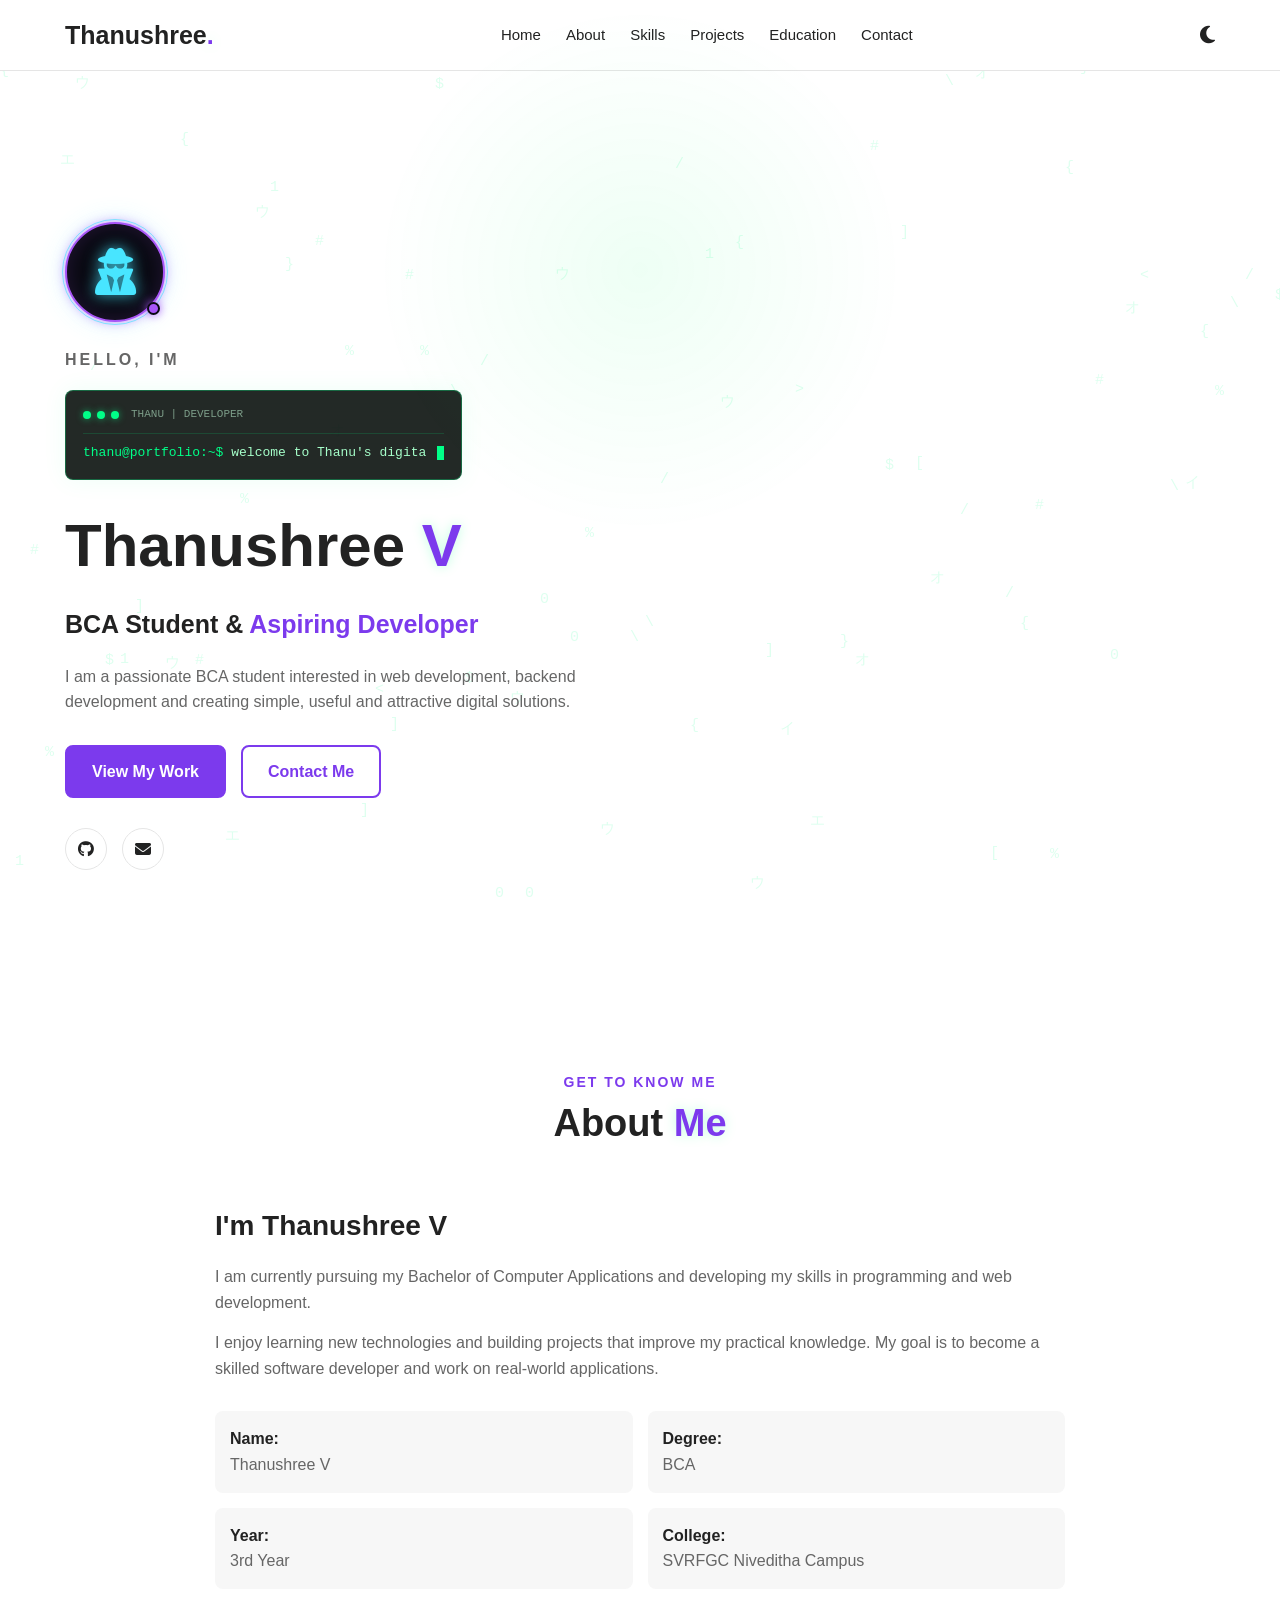
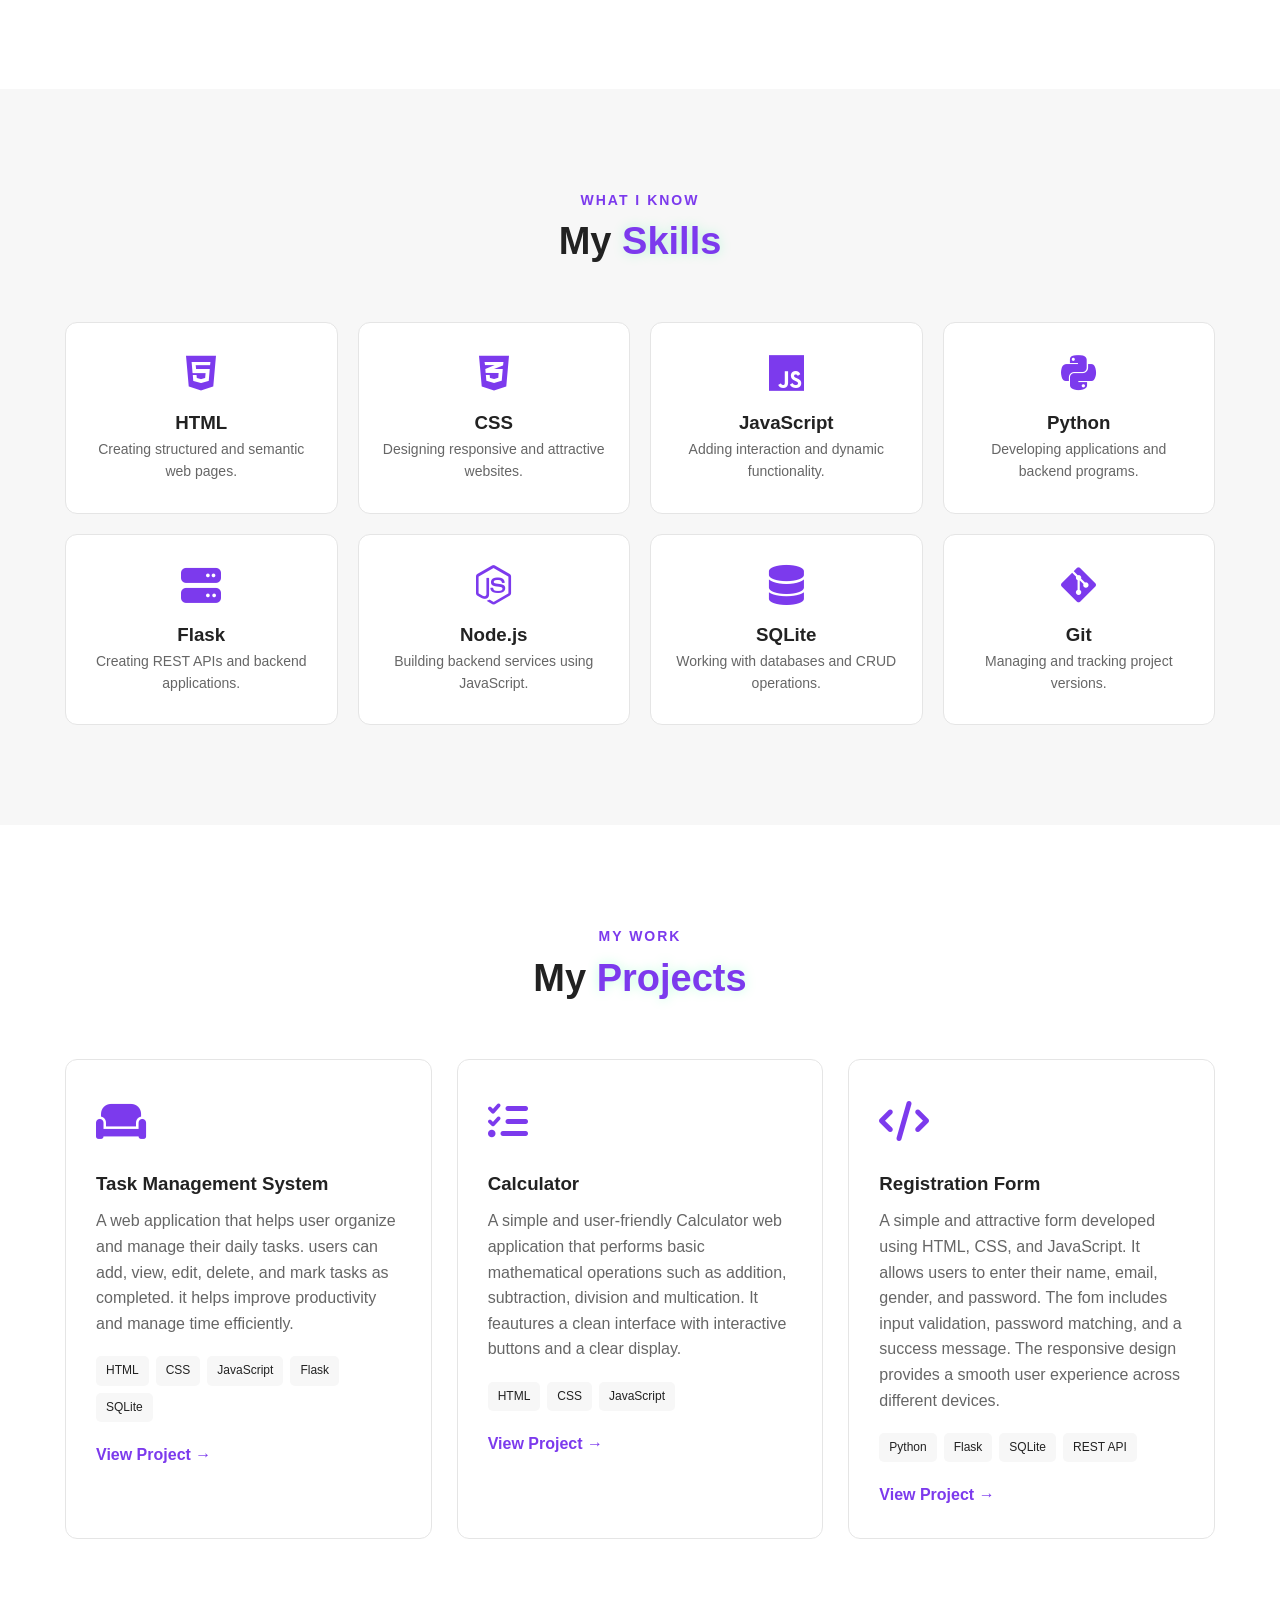
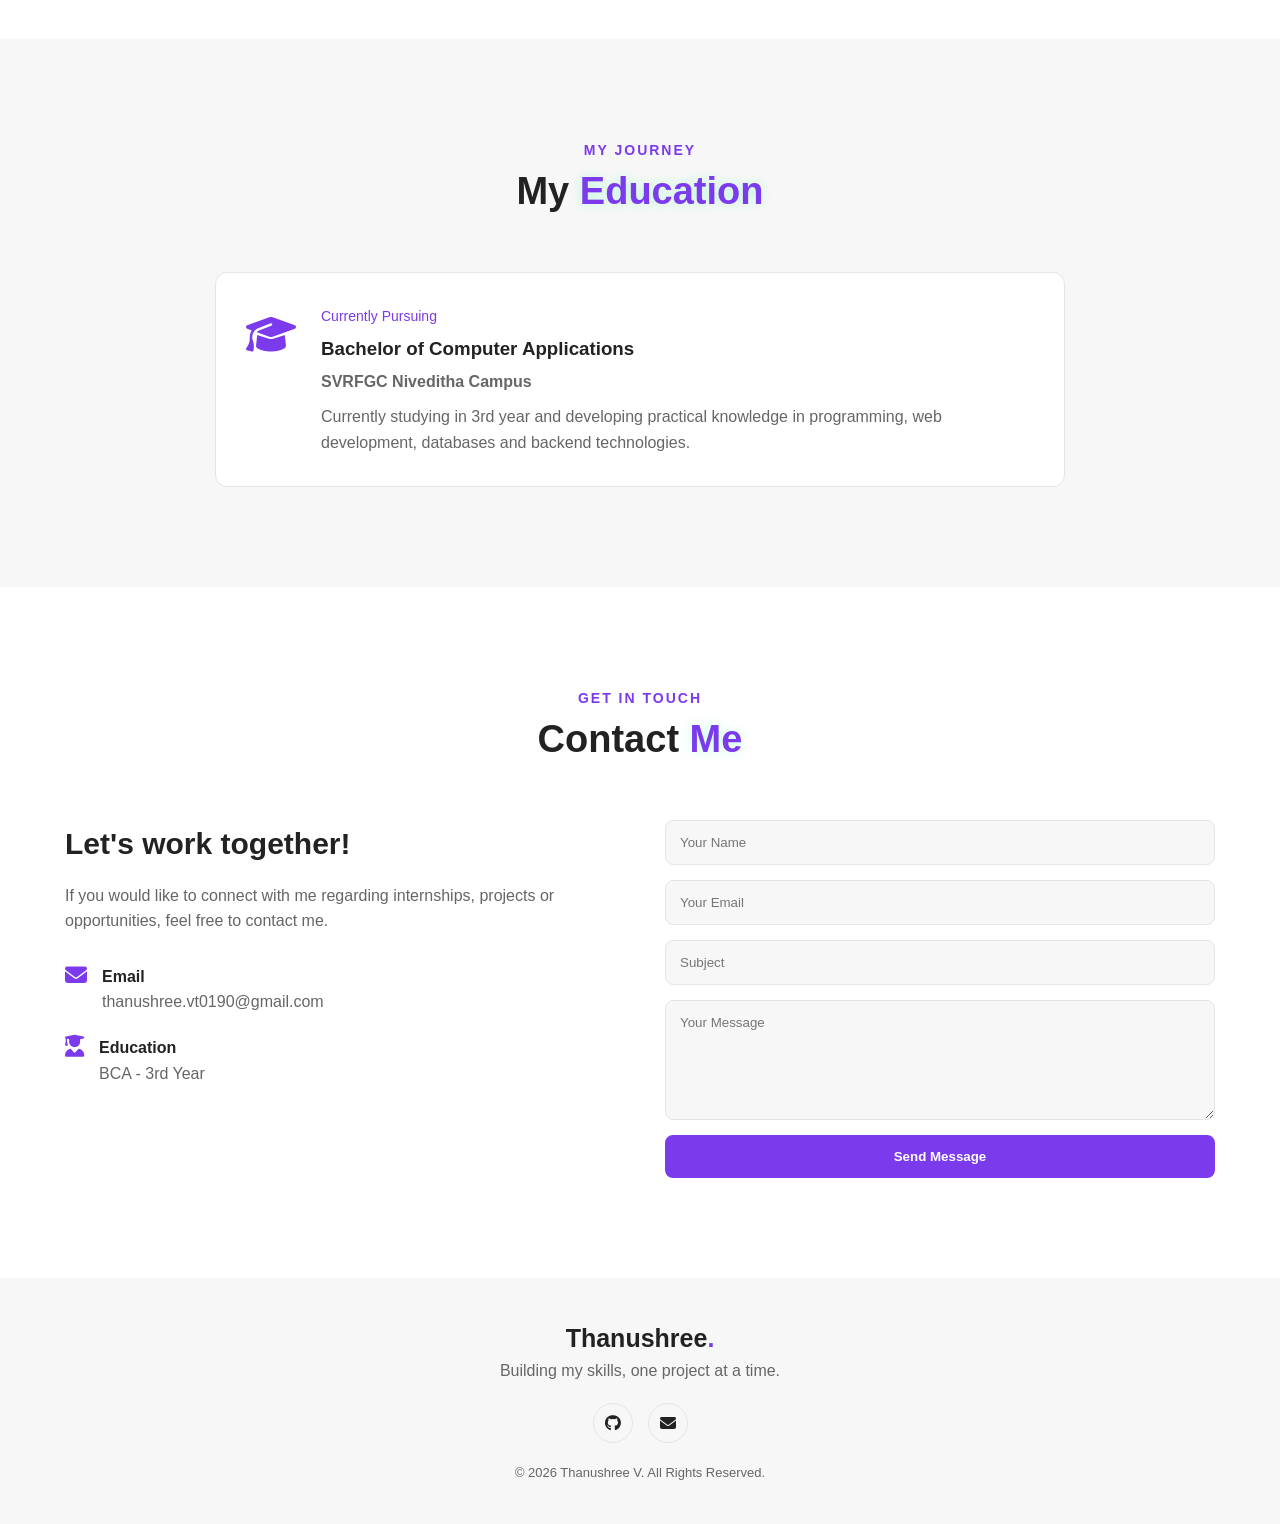
<file: index.html>
<!DOCTYPE html>
<html lang="en">

<head>
    <meta charset="UTF-8">
    <meta name="viewport" content="width=device-width, initial-scale=1.0">

    <title>Thanushree V | Portfolio</title>

    <link rel="stylesheet" href="style.css">

    <!-- Icons -->
    <link rel="stylesheet"
        href="https://cdnjs.cloudflare.com/ajax/libs/font-awesome/6.5.2/css/all.min.css">
</head>

<body>

    <!-- Navigation -->
    <header>
        <nav class="navbar">

            <a href="#home" class="logo">Thanushree<span>.</span></a>

            <ul class="nav-links">
                <li><a href="#home">Home</a></li>
                <li><a href="#about">About</a></li>
                <li><a href="#skills">Skills</a></li>
                <li><a href="#projects">Projects</a></li>
                <li><a href="#education">Education</a></li>
                <li><a href="#contact">Contact</a></li>
            </ul>

            <button id="themeBtn" class="theme-btn">
                <i class="fas fa-moon"></i>
            </button>

            <button class="menu-btn" id="menuBtn">
                <i class="fas fa-bars"></i>
            </button>

        </nav>
    </header>


    <!-- Home -->
    <section id="home" class="hero">

        <div class="hero-content">
            
<div class="hacker-dp">
    <div class="dp-glow"></div>
    <i class="fas fa-user-secret"></i>
    <span class="dp-status"></span>
</div>


            <p class="small-title">HELLO, I'M</p>

            <h1>Thanushree <span>V</span></h1>

            <h2>BCA Student & <span>Aspiring Developer</span></h2>

            <p>
                I am a passionate BCA student interested in web development,
                backend development and creating simple, useful and attractive
                digital solutions.
            </p>

            <div class="hero-buttons">

                <a href="#projects" class="btn">
                    View My Work
                </a>

                <a href="#contact" class="btn second-btn">
                    Contact Me
                </a>

            </div>

            <div class="social-icons">

                <a href="https://github.com/thanu0190-coder/Thanushree-V"
                 title="GitHub"
                 target="_blank">
                    <i class="fab fa-github"></i>
                </a>

                <a href="https://mail.google.com/mail/?view=cm&fs=1&to=thanushree.vt0190@gmail.com"
                target="_blank"
                title="email me">
                    <i class="fas fa-envelope"></i>
                </a>

            </div>

        </div>

    </section>


    <!-- About -->
    <section id="about" class="section">

        <div class="section-title">
            <p>GET TO KNOW ME</p>
            <h2>About <span>Me</span></h2>
        </div>

        <div class="about-container">

            <div class="about-text">

                <h3>I'm Thanushree V</h3>

                <p>
                    I am currently pursuing my Bachelor of Computer Applications
                    and developing my skills in programming and web development.
                </p>

                <p>
                    I enjoy learning new technologies and building projects
                    that improve my practical knowledge. My goal is to become
                    a skilled software developer and work on real-world
                    applications.
                </p>

                <div class="about-info">

                    <div>
                        <strong>Name:</strong>
                        <span>Thanushree V</span>
                    </div>

                    <div>
                        <strong>Degree:</strong>
                        <span>BCA</span>
                    </div>

                    <div>
                        <strong>Year:</strong>
                        <span>3rd Year</span>
                    </div>

                    <div>
                        <strong>College:</strong>
                        <span>SVRFGC Niveditha Campus</span>
                    </div>

                </div>

            </div>

        </div>

    </section>


    <!-- Skills -->
    <section id="skills" class="section skills-section">

        <div class="section-title">
            <p>WHAT I KNOW</p>
            <h2>My <span>Skills</span></h2>
        </div>

        <div class="skills-container">

            <div class="skill-card">
                <i class="fab fa-html5"></i>
                <h3>HTML</h3>
                <p>Creating structured and semantic web pages.</p>
            </div>

            <div class="skill-card">
                <i class="fab fa-css3-alt"></i>
                <h3>CSS</h3>
                <p>Designing responsive and attractive websites.</p>
            </div>

            <div class="skill-card">
                <i class="fab fa-js"></i>
                <h3>JavaScript</h3>
                <p>Adding interaction and dynamic functionality.</p>
            </div>

            <div class="skill-card">
                <i class="fab fa-python"></i>
                <h3>Python</h3>
                <p>Developing applications and backend programs.</p>
            </div>

            <div class="skill-card">
                <i class="fas fa-server"></i>
                <h3>Flask</h3>
                <p>Creating REST APIs and backend applications.</p>
            </div>

            <div class="skill-card">
                <i class="fab fa-node-js"></i>
                <h3>Node.js</h3>
                <p>Building backend services using JavaScript.</p>
            </div>

            <div class="skill-card">
                <i class="fas fa-database"></i>
                <h3>SQLite</h3>
                <p>Working with databases and CRUD operations.</p>
            </div>

            <div class="skill-card">
                <i class="fab fa-git-alt"></i>
                <h3>Git</h3>
                <p>Managing and tracking project versions.</p>
            </div>

        </div>

    </section>


    <!-- Projects -->
    <section id="projects" class="section">

        <div class="section-title">
            <p>MY WORK</p>
            <h2>My <span>Projects</span></h2>
        </div>

        <div class="projects-container">

            <div class="project-card">

                <div class="project-icon">
                    <i class="fas fa-couch"></i>
                </div>

                <h3>Task Management System</h3>

                <p>
                    A web application that helps user organize and manage their daily tasks. users can add, view, edit, delete, and mark tasks as completed. it helps improve productivity and manage time efficiently.
                </p>

                <div class="project-tags">
                    <span>HTML</span>
                    <span>CSS</span>
                    <span>JavaScript</span>
                    <span>Flask</span>
                    <span>SQLite</span>
                </div>

            <a href="task.html"
            target="_blank"
             class="project-link">
                    View Project →
                </a>

            </div>

            <div class="project-card">

                <div class="project-icon">
                    <i class="fas fa-tasks"></i>
                </div>

                <h3>Calculator</h3>

                <p>
                    A simple and user-friendly Calculator web application that performs basic mathematical operations such as addition, subtraction, division and multication. It feautures a clean interface with interactive buttons and a clear display. 
                </p>

                <div class="project-tags">
                    <span>HTML</span>
                    <span>CSS</span>
                    <span>JavaScript</span>
                </div>

                <a href="calculator.html" 
                target="_blank"
                class="project-link">
                    View Project →
                </a>

            </div>


            <div class="project-card">

                <div class="project-icon">
                    <i class="fas fa-code"></i>
                </div>

                <h3>Registration Form</h3>

                <p>
                    A simple and attractive form developed using HTML, CSS, and JavaScript. It allows users to enter their name, email, gender, and password. The fom includes input validation, password matching, and a success message. The responsive design provides a smooth user experience across different devices.
                </p>

                <div class="project-tags">
                    <span>Python</span>
                    <span>Flask</span>
                    <span>SQLite</span>
                    <span>REST API</span>
                </div>

                <a href="registration.html"
                target="_blank"
                class="project-link">
                    View Project →
                </a>

            </div>

        </div>

    </section>


    <!-- Education -->
    <section id="education" class="section education-section">

        <div class="section-title">
            <p>MY JOURNEY</p>
            <h2>My <span>Education</span></h2>
        </div>

        <div class="education-card">

            <div class="education-icon">
                <i class="fas fa-graduation-cap"></i>
            </div>

            <div>

                <span class="year">Currently Pursuing</span>

                <h3>Bachelor of Computer Applications</h3>

                <h4>SVRFGC Niveditha Campus</h4>

                <p>
                    Currently studying in 3rd year and developing
                    practical knowledge in programming, web development,
                    databases and backend technologies.
                </p>

            </div>

        </div>

    </section>


    <!-- Contact -->
    <section id="contact" class="section">

        <div class="section-title">
            <p>GET IN TOUCH</p>
            <h2>Contact <span>Me</span></h2>
        </div>

        <div class="contact-container">

            <div class="contact-info">

                <h3>Let's work together!</h3>

                <p>
                    If you would like to connect with me regarding
                    internships, projects or opportunities, feel free
                    to contact me.
                </p>

                <div class="contact-item">
                    <i class="fas fa-envelope"></i>
                    <div>
                        <h4>Email</h4>
                        <p>thanushree.vt0190@gmail.com</p>
                    </div>
                </div>

                <div class="contact-item">
                    <i class="fas fa-user-graduate"></i>
                    <div>
                        <h4>Education</h4>
                        <p>BCA - 3rd Year</p>
                    </div>
                </div>

            </div>


            <form class="contact-form" id="contactForm">

                <input type="text" placeholder="Your Name" required>

                <input type="email" placeholder="Your Email" required>

                <input type="text" placeholder="Subject" required>

                <textarea rows="6" placeholder="Your Message" required></textarea>

                <button type="submit" class="btn">
                    Send Message
                </button>

            </form>

        </div>

    </section>


    <!-- Footer -->
    <footer>

        <h3>Thanushree<span>.</span></h3>

        <p>Building my skills, one project at a time.</p>

        <div class="footer-social">

            <a href="https://github.com/thanu0190-coder/Thanushree-V"
                title="GitHub"
                target="_blank">
                <i class="fab fa-github"></i>

            <a href="https://mail.google.com/mail/?view=cm&fs=1&to=thanushree.vt0190@gmail.com"
       
            target="_blank"
                title="email me">
                    <i class="fas fa-envelope"></i>
                </a>

        </div>

        <p class="copyright">
            © 2026 Thanushree V. All Rights Reserved.
        </p>

    </footer>


    <script src="script.js"></script>
    

</body>

</html>
</file>
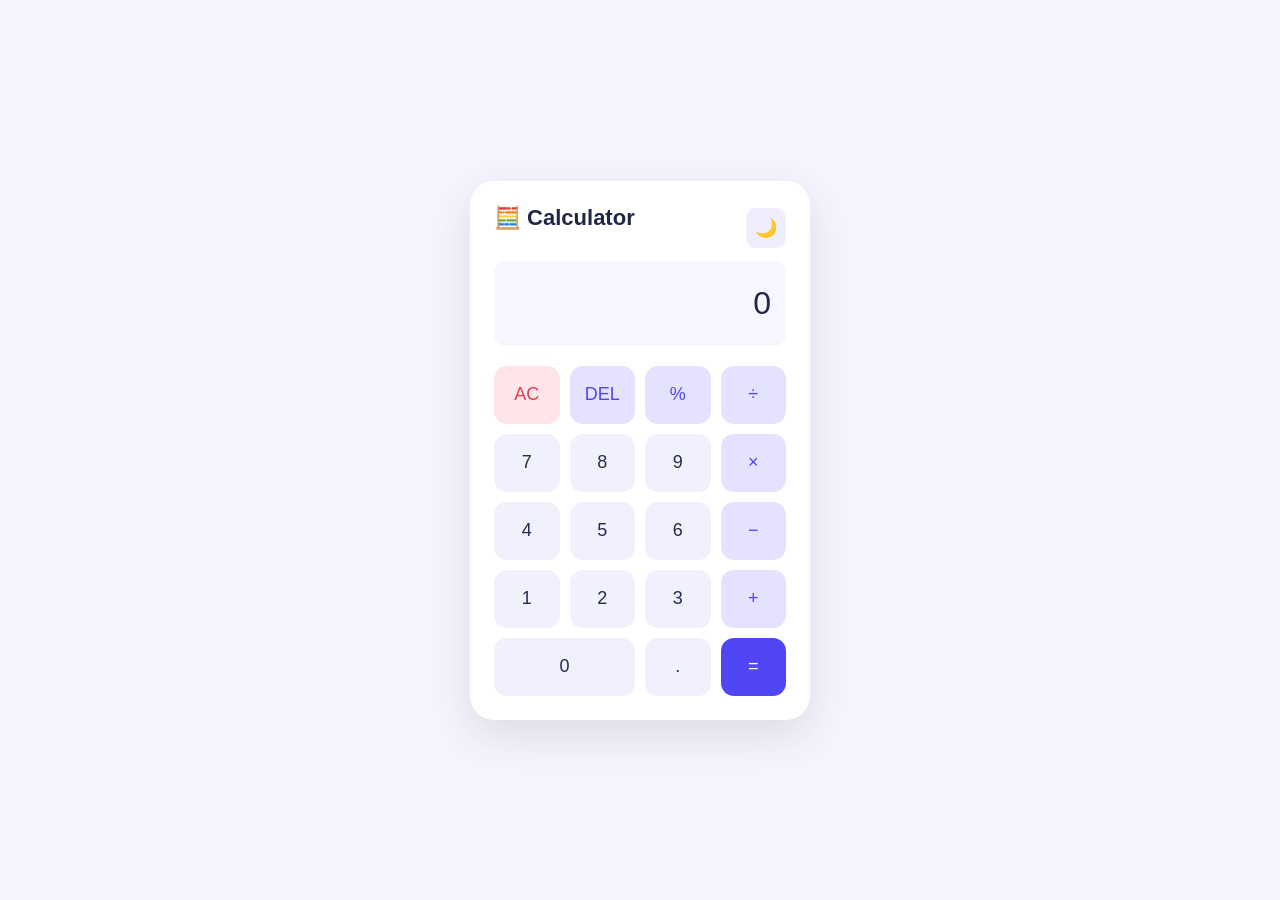
<file: calculator.html>
<!DOCTYPE html>
<html lang="en">
<head>
<meta charset="UTF-8">
<meta name="viewport" content="width=device-width, initial-scale=1.0">
<title>Calculator App</title>

<style>
*{box-sizing:border-box}
body{
 margin:0;min-height:100vh;display:grid;place-items:center;
 font-family:Arial,sans-serif;background:#f4f5ff;color:#202747;
 transition:.3s
}
.calculator{
 width:340px;max-width:94vw;padding:24px;
 background:white;border-radius:24px;
 box-shadow:0 15px 45px #3332
}
.top{display:flex;justify-content:space-between;align-items:center}
h2{font-size:22px;margin:0 0 20px}
button{cursor:pointer;border:0;font-size:18px}
.theme{background:#eeeefe;padding:9px;border-radius:10px}
#display{
 width:100%;height:85px;margin:10px 0 20px;padding:15px;
 border:0;border-radius:12px;background:#f5f6ff;
 color:#202747;text-align:right;font-size:32px;outline:none
}
.keys{display:grid;grid-template-columns:repeat(4,1fr);gap:10px}
.keys button{height:58px;border-radius:13px;background:#f0f1fc;color:#252d4c}
.keys button:hover{filter:brightness(.94)}
.keys .op{background:#e5e2ff;color:#5046f5}
.keys .clear{background:#ffe5e8;color:#df4053}
.keys .equal{background:#5046f5;color:white}
.keys .zero{grid-column:span 2}
body.dark{background:#111827;color:#f2f4ff}
body.dark .calculator{background:#1c263a}
body.dark #display{background:#131c2e;color:white}
body.dark .keys button{background:#2b3650;color:white}
body.dark .keys .op{background:#3d356c;color:#c4bdff}
body.dark .keys .clear{background:#552d3b;color:#ffb5c0}
body.dark .keys .equal{background:#6555f5}
body.dark .theme{background:#2b3650;color:white}
</style>
</head>

<body>
<div class="calculator">
 <div class="top">
  <h2>🧮 Calculator</h2>
  <button class="theme" onclick="toggleTheme()">🌙</button>
 </div>

 <input id="display" value="0" readonly>

 <div class="keys">
  <button class="clear" onclick="clearDisplay()">AC</button>
  <button class="op" onclick="del()">DEL</button>
  <button class="op" onclick="percent()">%</button>
  <button class="op" onclick="press('/')">÷</button>

  <button onclick="press('7')">7</button>
  <button onclick="press('8')">8</button>
  <button onclick="press('9')">9</button>
  <button class="op" onclick="press('*')">×</button>

  <button onclick="press('4')">4</button>
  <button onclick="press('5')">5</button>
  <button onclick="press('6')">6</button>
  <button class="op" onclick="press('-')">−</button>

  <button onclick="press('1')">1</button>
  <button onclick="press('2')">2</button>
  <button onclick="press('3')">3</button>
  <button class="op" onclick="press('+')">+</button>

  <button class="zero" onclick="press('0')">0</button>
  <button onclick="press('.')">.</button>
  <button class="equal" onclick="calculate()">=</button>
 </div>
</div>

<script>
const display=document.getElementById("display");
let expression="";

function press(value){
 if(display.value==="Error") expression="";
 if(display.value==="0" && /^[0-9]$/.test(value))
  expression=value;
 else expression+=value;
 display.value=expression||"0";
}

function clearDisplay(){
 expression="";
 display.value="0";
}

function del(){
 expression=expression.slice(0,-1);
 display.value=expression||"0";
}

function calculate(){
 try{
  if(!expression || !/^[0-9+\-*/.() ]+$/.test(expression))
   throw Error();
  let result=Function('"use strict";return ('+expression+')')();
  if(!Number.isFinite(result)) throw Error();
  expression=String(Number(result.toPrecision(12)));
  display.value=expression;
 }catch{
  display.value="Error";
  expression="";
 }
}

function percent(){
 try{
  if(!expression) return;
  if(!/^[0-9+\-*/.() ]+$/.test(expression)) throw Error();
  let result=Function('"use strict";return ('+expression+')')();
  if(!Number.isFinite(result)) throw Error();
  expression=String(result/100);
  display.value=expression;
 }catch{
  display.value="Error";
  expression="";
 }
}

function toggleTheme(){
 document.body.classList.toggle("dark");
}
</script>
</body>
</html>
</file>
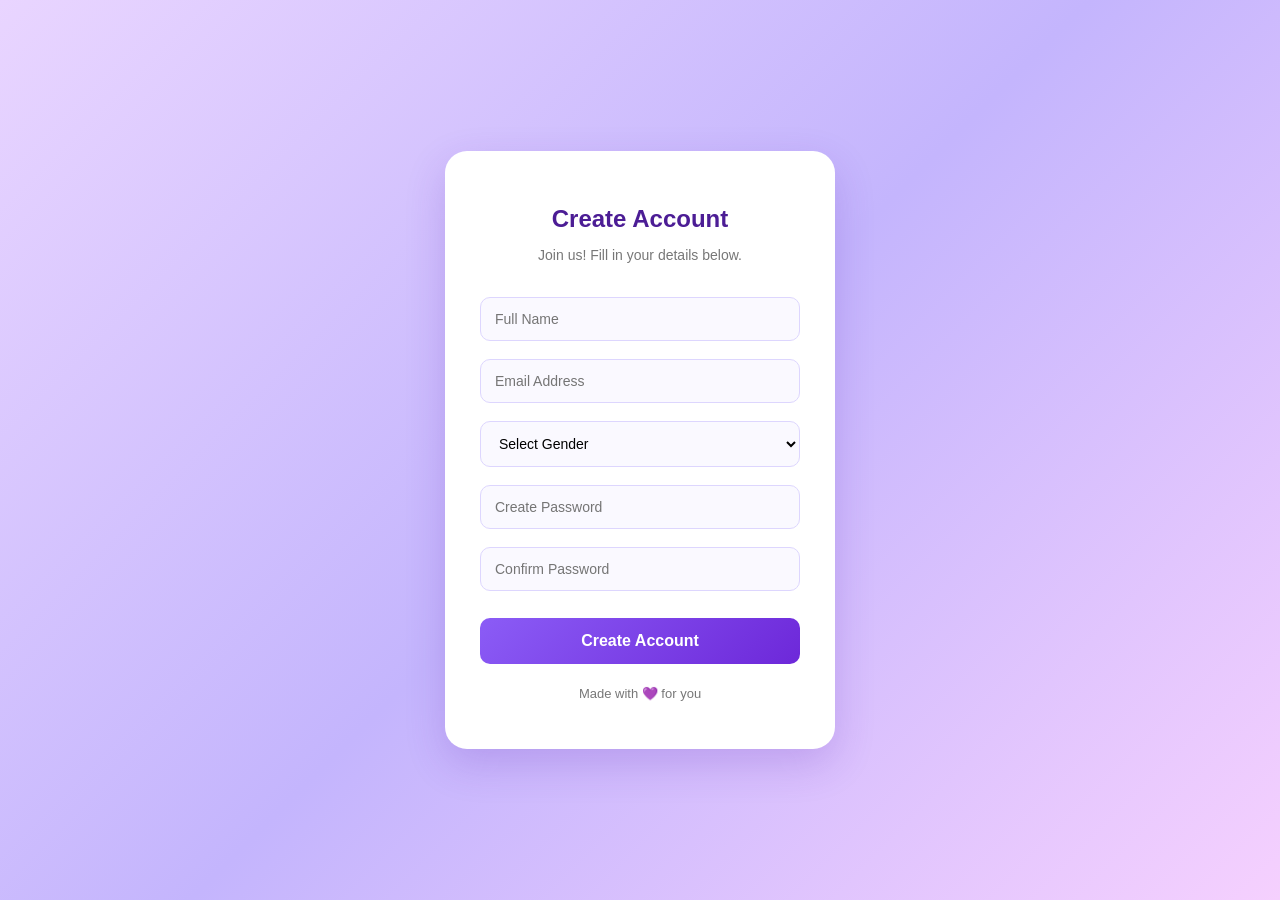
<file: registration.html>
<!DOCTYPE html>
<html lang="en">
<head>
    <meta charset="UTF-8">
    <meta name="viewport" content="width=device-width, initial-scale=1.0">
    <title>Registration Form</title>

    <style>
        * {
            box-sizing: border-box;
        }

        body {
            font-family: Arial, sans-serif;
            background: linear-gradient(135deg, #e9d5ff, #c4b5fd, #f5d0fe);
            display: flex;
            justify-content: center;
            align-items: center;
            min-height: 100vh;
            margin: 0;
            padding: 20px;
        }

        .container {
            background: white;
            padding: 35px;
            width: 100%;
            max-width: 390px;
            border-radius: 22px;
            box-shadow: 0 15px 40px #5b21b633;
            animation: appear 0.7s ease;
        }

        @keyframes appear {
            from {
                opacity: 0;
                transform: translateY(20px);
            }
            to {
                opacity: 1;
                transform: translateY(0);
            }
        }

        .icon {
            width: 65px;
            height: 65px;
            background: #ede9fe;
            border-radius: 50%;
            display: flex;
            align-items: center;
            justify-content: center;
            font-size: 32px;
            margin: 0 auto 15px;
        }

        h2 {
            text-align: center;
            color: #4c1d95;
            margin-bottom: 10px;
        }

        .subtitle {
            text-align: center;
            color: #777;
            font-size: 14px;
            margin-bottom: 25px;
        }

        input, select {
            width: 100%;
            padding: 13px 14px;
            margin: 9px 0;
            border: 1px solid #ddd6fe;
            border-radius: 10px;
            background: #faf9ff;
            font-size: 14px;
            outline: none;
            transition: 0.3s;
        }

        input:focus, select:focus {
            border-color: #8b5cf6;
            background: white;
            box-shadow: 0 0 0 3px #8b5cf622;
        }

        button {
            width: 100%;
            padding: 14px;
            margin-top: 18px;
            border: none;
            border-radius: 10px;
            background: linear-gradient(135deg, #8b5cf6, #6d28d9);
            color: white;
            font-size: 16px;
            font-weight: bold;
            cursor: pointer;
            transition: 0.3s;
        }

        button:hover {
            transform: translateY(-2px);
            box-shadow: 0 7px 18px #7c3aed55;
        }

        #message {
            text-align: center;
            font-size: 14px;
            margin-bottom: 0;
            font-weight: bold;
        }

        .footer {
            text-align: center;
            color: #777;
            font-size: 13px;
            margin-top: 22px;
        }

        .footer span {
            color: #7c3aed;
            font-weight: bold;
            cursor: pointer;
        }

        @media (max-width: 420px) {
            .container {
                padding: 25px 20px;
            }
        }
    </style>
</head>

<body>

<div class="container">

    <h2>Create Account</h2>
    <p class="subtitle">Join us! Fill in your details below.</p>

    <form id="registerForm">

        <input type="text" placeholder="Full Name" required>

        <input type="email" placeholder="Email Address" required>

        <select required>
            <option value="">Select Gender</option>
            <option value="Female">Female</option>
            <option value="Male">Male</option>
            <option value="Other">Other</option>
            <option value="Prefer not to say">Prefer not to say</option>
        </select>

        <input type="password" id="password"
               placeholder="Create Password"
               minlength="6" required>

        <input type="password" id="confirmPassword"
               placeholder="Confirm Password"
               minlength="6" required>

        <button type="submit">Create Account</button>

    </form>

    <p id="message" role="status"></p>

    <p class="footer">
        Made with 💜 for you
    </p>

</div>

<script>
    document.getElementById("registerForm")
        .addEventListener("submit", function(event) {

        event.preventDefault();

        let password = document.getElementById("password").value;
        let confirmPassword =
            document.getElementById("confirmPassword").value;

        let message = document.getElementById("message");

        if (password !== confirmPassword) {
            message.style.color = "#dc2626";
            message.textContent = "❌ Passwords do not match!";
        } else {
            message.style.color = "#16a34a";
            message.textContent = "🎉 Registration successful!";
            this.reset();
        }
    });
</script>

</body>
</html>
</file>
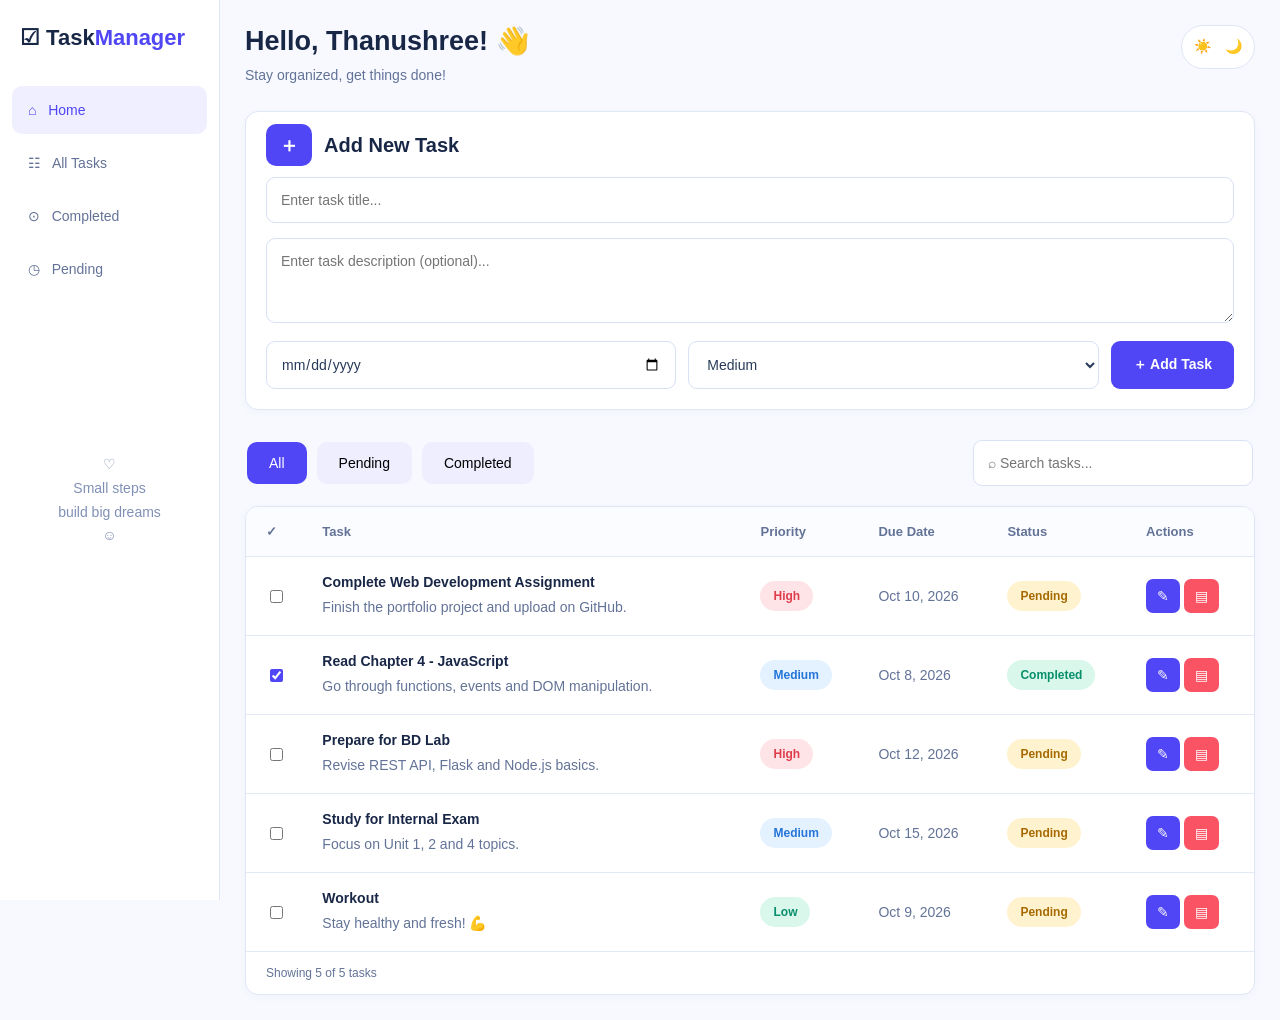
<file: task.html>
<!DOCTYPE html>
<html lang="en">
<head>
<meta charset="UTF-8">
<meta name="viewport" content="width=device-width,initial-scale=1">
<title>TaskManager</title>
<style>
*{box-sizing:border-box}
body{margin:0;font:14px Arial;background:#f7f9ff;color:#192747;display:flex}
aside{width:220px;background:white;padding:25px 12px;height:100vh;position:sticky;top:0;border-right:1px solid #dfe6f5}
.logo{font-size:22px;font-weight:bold;margin:0 8px 35px}.logo span{color:#5046f5}
.nav{display:block;width:100%;padding:16px;border:0;border-radius:10px;background:white;text-align:left;color:#637397;margin:5px 0;cursor:pointer}
.nav.active,.nav:hover{background:#efefff;color:#5046f5}
.quote{text-align:center;color:#8090b5;margin-top:160px;line-height:1.7}
main{padding:25px;width:calc(100% - 220px)}
header{display:flex;justify-content:space-between;align-items:start;margin-bottom:28px}
h1{font-size:27px;margin:0 0 10px}header p{color:#637397;margin:0}
button,input,textarea,select{font:inherit}
.theme{border:1px solid #dfe6f5;border-radius:25px;background:white;padding:12px;cursor:pointer}
.card,.tablebox{background:white;border:1px solid #dfe6f5;border-radius:13px;box-shadow:0 2px 8px #32466d08}
.card{padding:20px}h2{font-size:20px;margin:0 0 18px}
.plus{background:#5046f5;color:white;padding:10px 13px;border-radius:10px;margin-right:12px}
input,textarea,select{padding:14px;border:1px solid #d8e2f4;border-radius:9px;background:white;color:#263958}
#title,#desc{width:100%;margin-bottom:15px}#desc{height:85px;resize:vertical}
.formrow{display:flex;gap:12px}.formrow input,.formrow select{flex:1;min-width:0}
.primary{background:#5046f5;color:white;border:0;border-radius:9px;padding:15px 22px;cursor:pointer;font-weight:bold}
.toolbar{display:flex;justify-content:space-between;align-items:center;gap:15px;margin:30px 2px 20px}
.filters{display:flex;gap:10px}.filter{border:0;background:#eeeefe;border-radius:10px;padding:13px 22px;cursor:pointer}
.filter.active{background:#5046f5;color:white}#search{width:280px}
.tablebox{overflow:hidden}table{width:100%;border-collapse:collapse;text-align:left}
th{color:#637397;background:#fbfcff;font-size:13px}
th,td{padding:17px 12px;border-bottom:1px solid #e2e8f5}
th:first-child,td:first-child{padding-left:20px}
.name{font-weight:bold;margin-bottom:7px}.desc{color:#637397;line-height:1.5}
.pill{display:inline-block;border-radius:20px;padding:8px 13px;font-size:12px;font-weight:bold;white-space:nowrap}
.high{background:#ffe4e7;color:#df3d4c}.medium{background:#e4f1ff;color:#2475d7}.low{background:#d9f7eb;color:#078f6b}
.pending{background:#fff3cf;color:#a66a00}.completed{background:#d9f7eb;color:#078f6b}
.actions button{border:0;border-radius:7px;padding:9px 11px;color:white;cursor:pointer}
.edit{background:#5046f5}.del{background:#fa5364}
.check{accent-color:#5046f5}.date{color:#637397;white-space:nowrap}
.foot{padding:14px 20px;color:#637397;font-size:12px}.empty{text-align:center;padding:25px;color:#637397}
body.dark{background:#111827;color:#edf2ff}
body.dark aside,body.dark .card,body.dark .tablebox,body.dark .theme{background:#182235;color:#edf2ff;border-color:#2c3953}
body.dark .nav{background:transparent;color:#a8b6d2}
body.dark .nav.active{background:#27314c;color:#a9a3ff}
body.dark input,body.dark textarea,body.dark select{background:#141e30;color:white;border-color:#2c3953}
body.dark th{background:#1b263a}body.dark td,body.dark th{border-color:#2c3953}
body.dark .filter{background:#232d47;color:white}body.dark .filter.active{background:#5046f5}
body.dark .desc,body.dark .date,body.dark .foot,body.dark header p{color:#a8b6d2}
@media(max-width:850px){
 body{display:block}aside{width:100%;height:auto;position:static;padding:12px}
 .logo{margin:0 5px 10px}.nav{display:inline-block;width:auto;padding:10px;font-size:12px}
 .quote{display:none}main{width:100%;padding:18px 10px}h1{font-size:21px}
 .toolbar,.formrow{flex-wrap:wrap}.filters{width:100%}.filter{flex:1;padding:12px 5px}
 #search{width:100%}.formrow input,.formrow select{min-width:40%}
 .primary{flex:1}.tablebox{overflow-x:auto}table{min-width:780px}
}
</style>
</head>
<body>
<aside>
<div class="logo">☑ Task<span>Manager</span></div>
<button class="nav active" data-filter="all">⌂ &nbsp; Home</button>
<button class="nav" data-filter="all">☷ &nbsp; All Tasks</button>
<button class="nav" data-filter="completed">⊙ &nbsp; Completed</button>
<button class="nav" data-filter="pending">◷ &nbsp; Pending</button>
<div class="quote">♡<br>Small steps<br>build big dreams<br>☺</div>
</aside>

<main>
<header>
<div><h1>Hello, Thanushree! 👋</h1><p>Stay organized, get things done!</p></div>
<button class="theme" id="theme">☀️　🌙</button>
</header>

<section class="card">
<h2><span class="plus">＋</span><span id="heading">Add New Task</span></h2>
<form id="form">
<input id="title" placeholder="Enter task title..." required>
<textarea id="desc" placeholder="Enter task description (optional)..."></textarea>
<div class="formrow">
<input type="date" id="date" aria-label="Due date">
<select id="priority"><option>Medium</option><option>High</option><option>Low</option></select>
<button class="primary" id="submit">＋ Add Task</button>
</div>
</form>
</section>

<div class="toolbar">
<div class="filters">
<button class="filter active" data-filter="all">All</button>
<button class="filter" data-filter="pending">Pending</button>
<button class="filter" data-filter="completed">Completed</button>
</div>
<input id="search" placeholder="⌕ Search tasks...">
</div>

<section class="tablebox">
<table>
<thead><tr><th>✓</th><th>Task</th><th>Priority</th><th>Due Date</th><th>Status</th><th>Actions</th></tr></thead>
<tbody id="list"></tbody>
</table>
<div class="empty" id="empty" hidden>No tasks found. Add a task above!</div>
<div class="foot" id="count"></div>
</section>
</main>

<script>
const $=id=>document.getElementById(id);
let tasks=JSON.parse(localStorage.getItem("tasks")||"null")||[
{id:1,title:"Complete Web Development Assignment",desc:"Finish the portfolio project and upload on GitHub.",priority:"High",date:"2026-10-10",done:false},
{id:2,title:"Read Chapter 4 - JavaScript",desc:"Go through functions, events and DOM manipulation.",priority:"Medium",date:"2026-10-08",done:true},
{id:3,title:"Prepare for BD Lab",desc:"Revise REST API, Flask and Node.js basics.",priority:"High",date:"2026-10-12",done:false},
{id:4,title:"Study for Internal Exam",desc:"Focus on Unit 1, 2 and 4 topics.",priority:"Medium",date:"2026-10-15",done:false},
{id:5,title:"Workout",desc:"Stay healthy and fresh! 💪",priority:"Low",date:"2026-10-09",done:false}];
let filter="all",editing=null;

function save(){localStorage.setItem("tasks",JSON.stringify(tasks))}
function safe(s){return String(s).replace(/[&<>"']/g,c=>({"&":"&amp;","<":"&lt;",">":"&gt;",'"':"&quot;","'":"&#39;"}[c]))}
function render(){
let q=$("search").value.toLowerCase();
let arr=tasks.filter(t=>(filter==="all"||(filter==="completed"?t.done:!t.done))&&(t.title+" "+t.desc).toLowerCase().includes(q));
$("list").innerHTML=arr.map(t=>`<tr>
<td><input class="check" type="checkbox" ${t.done?"checked":""} onchange="toggleTask(${t.id})"></td>
<td><div class="name">${safe(t.title)}</div><div class="desc">${safe(t.desc)}</div></td>
<td><span class="pill ${t.priority.toLowerCase()}">${t.priority}</span></td>
<td class="date">${t.date?new Date(t.date+"T00:00:00").toLocaleDateString("en-US",{month:"short",day:"numeric",year:"numeric"}):"No date"}</td>
<td><span class="pill ${t.done?"completed":"pending"}">${t.done?"Completed":"Pending"}</span></td>
<td class="actions"><button class="edit" onclick="editTask(${t.id})">✎</button> <button class="del" onclick="deleteTask(${t.id})">▤</button></td>
</tr>`).join("");
$("empty").hidden=arr.length>0;
$("count").textContent=`Showing ${arr.length} of ${tasks.length} tasks`;
}
function toggleTask(id){let t=tasks.find(t=>t.id===id);t.done=!t.done;save();render()}
function deleteTask(id){tasks=tasks.filter(t=>t.id!==id);save();render()}
function editTask(id){
let t=tasks.find(t=>t.id===id);editing=id;
$("title").value=t.title;$("desc").value=t.desc;$("date").value=t.date;$("priority").value=t.priority;
$("heading").textContent="Edit Task";$("submit").textContent="Save Changes";
window.scrollTo({top:0,behavior:"smooth"});
}
$("form").onsubmit=e=>{
e.preventDefault();
let d={title:$("title").value.trim(),desc:$("desc").value.trim(),date:$("date").value,priority:$("priority").value};
if(!d.title)return;
if(editing!==null){tasks=tasks.map(t=>t.id===editing?{...t,...d}:t);editing=null}
else tasks.push({id:Date.now(),...d,done:false});
save();$("form").reset();$("heading").textContent="Add New Task";$("submit").textContent="＋ Add Task";render();
};
$("search").oninput=render;
document.querySelectorAll("[data-filter]").forEach(b=>b.onclick=()=>{
filter=b.dataset.filter;
document.querySelectorAll("[data-filter]").forEach(x=>x.classList.toggle("active",x===b));
render();
});
$("theme").onclick=()=>document.body.classList.toggle("dark");
render();
</script>
</body>
</html>
</file>
<file: style.css>
/* =========================
   BASIC SETTINGS
========================= */

* {
    margin: 0;
    padding: 0;
    box-sizing: border-box;
    scroll-behavior: smooth;
}

:root {
    --bg: #ffffff;
    --second-bg: #f7f7f7;
    --text: #222222;
    --light-text: #666666;
    --primary: #7c3aed;
    --primary-dark: #5b21b6;
    --card: #ffffff;
    --border: #e5e5e5;
}

body.dark {
    --bg: #0f0f14;
    --second-bg: #17171f;
    --text: #ffffff;
    --light-text: #b8b8c2;
    --primary: #a78bfa;
    --primary-dark: #8b5cf6;
    --card: #191922;
    --border: #2c2c38;
}

body {
    font-family: Arial, sans-serif;
    background: var(--bg);
    color: var(--text);
    line-height: 1.6;
    transition: 0.3s;
}

a {
    text-decoration: none;
    color: inherit;
}

section {
    scroll-margin-top: 80px;
}


/* =========================
   NAVBAR
========================= */

header {
    position: fixed;
    width: 100%;
    top: 0;
    left: 0;
    z-index: 1000;
    background: var(--bg);
    border-bottom: 1px solid var(--border);
}

.navbar {
    max-width: 1200px;
    margin: auto;
    height: 70px;

    display: flex;
    align-items: center;
    justify-content: space-between;

    padding: 0 25px;
}

.logo {
    font-size: 25px;
    font-weight: bold;
}

.logo span,
footer span {
    color: var(--primary);
}

.nav-links {
    display: flex;
    list-style: none;
    gap: 25px;
}

.nav-links a {
    font-size: 15px;
    transition: 0.3s;
}

.nav-links a:hover {
    color: var(--primary);
}

.theme-btn,
.menu-btn {
    border: none;
    background: none;
    color: var(--text);
    cursor: pointer;
    font-size: 20px;
}

.menu-btn {
    display: none;
}


/* =========================
   HERO
========================= */

.hero {
    min-height: 100vh;
    max-width: 1200px;
    margin: auto;

    display: flex;
    align-items: center;
    justify-content: space-between;

    padding: 100px 25px 50px;
}

.hero-content {
    max-width: 650px;
}

.small-title {
    color: var(--primary);
    font-weight: bold;
    letter-spacing: 3px;
}

.hero h1 {
    font-size: 60px;
    margin: 10px 0;
}

.hero h1 span {
    color: var(--primary);
}

.hero h2 {
    font-size: 25px;
    margin-bottom: 20px;
}

.hero h2 span {
    color: var(--primary);
}

.hero p {
    color: var(--light-text);
    max-width: 600px;
}

.hero-buttons {
    display: flex;
    gap: 15px;
    margin-top: 30px;
}

.btn {
    display: inline-block;
    background: var(--primary);
    color: white;

    padding: 12px 25px;
    border-radius: 8px;

    font-weight: bold;
    border: 2px solid var(--primary);

    cursor: pointer;
    transition: 0.3s;
}

.btn:hover {
    background: transparent;
    color: var(--primary);
}

.second-btn {
    background: transparent;
    color: var(--primary);
}

.second-btn:hover {
    background: var(--primary);
    color: white;
}

.social-icons {
    display: flex;
    gap: 15px;
    margin-top: 30px;
}

.social-icons a {
    width: 42px;
    height: 42px;

    border: 1px solid var(--border);
    border-radius: 50%;

    display: flex;
    align-items: center;
    justify-content: center;

    transition: 0.3s;
}

.social-icons a:hover {
    background: var(--primary);
    color: white;
    transform: translateY(-4px);
}

.hero-image {
    display: flex;
    justify-content: center;
    align-items: center;
}

.profile-circle {
    width: 300px;
    height: 300px;

    border-radius: 50%;

    display: flex;
    justify-content: center;
    align-items: center;

    font-size: 100px;

    color: var(--primary);
    background: var(--second-bg);

    border: 8px solid var(--primary);

    box-shadow: 0 0 40px rgba(124, 58, 237, 0.2);
}


/* =========================
   SECTIONS
========================= */

.section {
    max-width: 1200px;
    margin: auto;
    padding: 100px 25px;
}

.skills-section,
.education-section {
    max-width: none;
    background: var(--second-bg);
}

.section-title {
    text-align: center;
    margin-bottom: 50px;
}

.section-title p {
    color: var(--primary);
    font-size: 14px;
    font-weight: bold;
    letter-spacing: 2px;
}

.section-title h2 {
    font-size: 38px;
}

.section-title span {
    color: var(--primary);
}


/* =========================
   ABOUT
========================= */

.about-container {
    max-width: 850px;
    margin: auto;
}

.about-text h3 {
    font-size: 28px;
    margin-bottom: 15px;
}

.about-text p {
    color: var(--light-text);
    margin-bottom: 15px;
}

.about-info {
    display: grid;
    grid-template-columns: 1fr 1fr;
    gap: 15px;
    margin-top: 30px;
}

.about-info div {
    background: var(--second-bg);
    padding: 15px;
    border-radius: 8px;
}

.about-info strong {
    display: block;
}

.about-info span {
    color: var(--light-text);
}


/* =========================
   SKILLS
========================= */

.skills-container {
    max-width: 1200px;
    margin: auto;

    display: grid;
    grid-template-columns: repeat(4, 1fr);
    gap: 20px;

    padding: 0 25px;
}

.skill-card {
    background: var(--card);
    padding: 30px 20px;

    text-align: center;

    border: 1px solid var(--border);
    border-radius: 12px;

    transition: 0.3s;
}

.skill-card:hover {
    transform: translateY(-8px);
    border-color: var(--primary);
}

.skill-card i {
    font-size: 40px;
    color: var(--primary);
    margin-bottom: 15px;
}

.skill-card p {
    color: var(--light-text);
    font-size: 14px;
}


/* =========================
   PROJECTS
========================= */

.projects-container {
    display: grid;
    grid-template-columns: repeat(3, 1fr);
    gap: 25px;
}

.project-card {
    padding: 30px;
    background: var(--card);

    border: 1px solid var(--border);
    border-radius: 12px;

    transition: 0.3s;
}

.project-card:hover {
    transform: translateY(-8px);
    border-color: var(--primary);
}

.project-icon {
    font-size: 40px;
    color: var(--primary);
    margin-bottom: 15px;
}

.project-card h3 {
    margin-bottom: 10px;
}

.project-card p {
    color: var(--light-text);
    margin-bottom: 20px;
}

.project-tags {
    display: flex;
    flex-wrap: wrap;
    gap: 7px;
    margin-bottom: 20px;
}

.project-tags span {
    background: var(--second-bg);
    padding: 5px 10px;
    border-radius: 5px;
    font-size: 12px;
}

.project-link {
    color: var(--primary);
    font-weight: bold;
}


/* =========================
   EDUCATION
========================= */

.education-card {
    max-width: 850px;
    margin: auto;

    display: flex;
    gap: 25px;

    padding: 30px;

    background: var(--card);
    border: 1px solid var(--border);
    border-radius: 12px;
}

.education-icon {
    font-size: 40px;
    color: var(--primary);
}

.year {
    color: var(--primary);
    font-size: 14px;
}

.education-card h3 {
    margin: 5px 0;
}

.education-card h4 {
    color: var(--light-text);
    margin-bottom: 10px;
}

.education-card p {
    color: var(--light-text);
}


/* =========================
   CONTACT
========================= */

.contact-container {
    display: grid;
    grid-template-columns: 1fr 1fr;
    gap: 50px;
}

.contact-info h3 {
    font-size: 30px;
    margin-bottom: 15px;
}

.contact-info > p {
    color: var(--light-text);
    margin-bottom: 30px;
}

.contact-item {
    display: flex;
    gap: 15px;
    margin-bottom: 20px;
}

.contact-item i {
    color: var(--primary);
    font-size: 22px;
}

.contact-item p {
    color: var(--light-text);
}

.contact-form {
    display: flex;
    flex-direction: column;
    gap: 15px;
}

.contact-form input,
.contact-form textarea {
    width: 100%;
    padding: 14px;

    border: 1px solid var(--border);
    border-radius: 8px;

    background: var(--second-bg);
    color: var(--text);

    outline: none;
    font-family: inherit;
}

.contact-form input:focus,
.contact-form textarea:focus {
    border-color: var(--primary);
}


/* =========================
   FOOTER
========================= */

footer {
    text-align: center;
    padding: 40px 20px;
    background: var(--second-bg);
}

footer h3 {
    font-size: 25px;
}

footer p {
    color: var(--light-text);
}

.footer-social {
    display: flex;
    justify-content: center;
    gap: 15px;
    margin: 20px 0;
}

.footer-social a {
    width: 40px;
    height: 40px;

    border-radius: 50%;
    border: 1px solid var(--border);

    display: flex;
    justify-content: center;
    align-items: center;
}

.footer-social a:hover {
    background: var(--primary);
    color: white;
}

.copyright {
    font-size: 13px;
}


/* =========================
   MOBILE
========================= */

@media (max-width: 900px) {

    .nav-links {
        position: absolute;
        top: 70px;
        left: -100%;

        width: 100%;

        flex-direction: column;
        align-items: center;

        padding: 25px;

        background: var(--bg);

        transition: 0.3s;
    }

    .nav-links.active {
        left: 0;
    }

    .menu-btn {
        display: block;
    }

    .hero {
        flex-direction: column-reverse;
        text-align: center;
        gap: 50px;
    }

    .hero h1 {
        font-size: 45px;
    }

    .hero-buttons,
    .social-icons {
        justify-content: center;
    }

    .profile-circle {
        width: 220px;
        height: 220px;
        font-size: 70px;
    }

    .skills-container {
        grid-template-columns: 1fr 1fr;
    }

    .projects-container {
        grid-template-columns: 1fr;
    }

    .contact-container {
        grid-template-columns: 1fr;
    }
}


@media (max-width: 600px) {

    .hero h1 {
        font-size: 38px;
    }

    .hero h2 {
        font-size: 20px;
    }

    .section-title h2 {
        font-size: 30px;
    }

    .skills-container {
        grid-template-columns: 1fr;
    }

    .about-info {
        grid-template-columns: 1fr;
    }

    .education-card {
        flex-direction: column;
    }

    .hero-buttons {
        flex-direction: column;
    }

    .btn {
        text-align: center;
    }
}

/* Small futuristic hacker display picture */
.hacker-dp {
    width: 100px;
    height: 100px;
    position: relative;
    display: flex;
    justify-content: center;
    align-items: center;
    margin-bottom: 25px;
    border-radius: 50%;
    background: #0a0a12;
    border: 2px solid #a855f7;
    box-shadow:
        0 0 12px rgba(168, 85, 247, 0.6),
        0 0 28px rgba(72, 229, 255, 0.2),
        inset 0 0 20px rgba(168, 85, 247, 0.15);
}

.hacker-dp i {
    font-size: 47px;
    color: #48e5ff;
    z-index: 2;
    text-shadow: 0 0 15px rgba(72, 229, 255, 0.8);
}

.dp-glow {
    position: absolute;
    inset: -5px;
    border-radius: 50%;
    border: 1px solid #48e5ff;
    opacity: 0.65;
    animation: hackerPulse 2.5s ease-in-out infinite;
}

.dp-status {
    position: absolute;
    width: 13px;
    height: 13px;
    right: 3px;
    bottom: 5px;
    border: 2px solid #080812;
    border-radius: 50%;
    background: #a855f7;
    box-shadow: 0 0 10px #a855f7;
    z-index: 3;
}

@keyframes hackerPulse {
    0%, 100% {
        transform: scale(1);
        opacity: 0.7;
    }
    50% {
        transform: scale(1.12);
        opacity: 0.25;
    }
}

@media (max-width: 600px) {
    .hacker-dp {
        width: 82px;
        height: 82px;
    }

    .hacker-dp i {
        font-size: 38px;
    }
}
/* ==========================================
   ADDITIONAL HACKER EFFECTS
   Add this at the END of style.css
   ========================================== */

/* Hacker background canvas */
#matrixCanvas {
    position: fixed;
    inset: 0;
    width: 100%;
    height: 100%;
    pointer-events: none;
    z-index: 0;
    opacity: 0.13;
}

/* Keep existing page content above the background */
body > header,
body > section,
body > footer {
    position: relative;
    z-index: 1;
}

/* Subtle CRT scanlines */
body::before {
    content: "";
    position: fixed;
    inset: 0;
    pointer-events: none;
    z-index: 10;
    opacity: 0.10;
    background: repeating-linear-gradient(
        to bottom,
        transparent 0px,
        transparent 3px,
        rgba(100, 255, 150, 0.10) 4px
    );
}

/* Mouse-following neon spotlight */
body::after {
    content: "";
    position: fixed;
    inset: 0;
    pointer-events: none;
    z-index: 9;
    background: radial-gradient(
        350px circle at var(--mouse-x, 50%) var(--mouse-y, 30%),
        rgba(0, 255, 100, 0.065),
        transparent 75%
    );
}

/* Futuristic selection color */
::selection {
    background:#00ff88;
    color: #050505;
}

/* Smooth green glow on interactive elements */
a,
button {
    transition:
        color 0.3s ease,
        background 0.3s ease,
        box-shadow 0.3s ease,
        transform 0.3s ease;
}

a:hover,
button:hover {
    text-shadow: 0 0 10px rgba(0, 255, 136, 0.35);
}

/* Glowing project cards */
.project-card {
    position: relative;
    overflow: hidden;
    isolation: isolate;
    transition:
        transform 0.35s ease,
        border-color 0.35s ease,
        box-shadow 0.35s ease;
}

.project-card::before {
    content: "";
    position: absolute;
    top: 0;
    left: -120%;
    width: 70%;
    height: 100%;
    z-index: -1;
    pointer-events: none;
    background: linear-gradient(
        110deg,
        transparent,
        rgba(0, 255, 136, 0.09),
        transparent
    );
    transition: left 0.65s ease;
}

.project-card:hover::before {
    left: 150%;
}

.project-card:hover {
    transform: translateY(-7px);
    border-color: rgba(0, 255, 136, 0.45);
    box-shadow:
        0 12px 35px rgba(0, 0, 0, 0.25),
        0 0 18px rgba(0, 255, 136, 0.09);
}

/* Animated borders around skill cards */
.skill-card {
    transition:
        transform 0.3s ease,
        border-color 0.3s ease,
        box-shadow 0.3s ease;
}

.skill-card:hover {
    transform: translateY(-5px);
    border-color: rgba(0, 255, 136, 0.5);
    box-shadow: 0 0 22px rgba(0, 255, 136, 0.09);
}

/* Hacker-style animated heading accent */
.section-title h2 span,
.hero h1 span,
.logo span,
footer h3 span {
    text-shadow: 0 0 12px rgba(0, 255, 136, 0.25);
}

/* Scroll reveal animation */
.reveal-on-scroll {
    opacity: 0;
    transform: translateY(24px);
    transition:
        opacity 0.7s ease,
        transform 0.7s ease;
}

.reveal-on-scroll.is-visible {
    opacity: 1;
    transform: translateY(0);
}

/* Developer terminal */
.hacker-terminal {
    width: fit-content;
    max-width: 100%;
    margin: 18px 0;
    padding: 13px 17px;
    background: rgba(5, 12, 9, 0.88);
    border: 1px solid rgba(0, 255, 136, 0.30);
    border-radius: 8px;
    box-shadow: 0 0 24px rgba(0, 255, 136, 0.07);
    color: #a6ffca;
    font-family: "Courier New", monospace;
    font-size: 13px;
    line-height: 1.9;
    text-align: left;
}

.terminal-top {
    display: flex;
    align-items: center;
    gap: 6px;
    margin-bottom: 7px;
    padding-bottom: 8px;
    border-bottom: 1px solid rgba(0, 255, 136, 0.15);
}

.terminal-dot {
    width: 8px;
    height: 8px;
    border-radius: 50%;
    background: #00ff88;
    box-shadow: 0 0 7px rgba(0, 255, 136, 0.55);
}

.terminal-label {
    margin-left: 6px;
    color: #7d9e89;
    font-size: 11px;
}

.terminal-prompt {
    color: #00ff88;
}

.terminal-cursor {
    display: inline-block;
    width: 7px;
    height: 14px;
    margin-left: 3px;
    vertical-align: middle;
    background: #00ff88;
    animation: terminalBlink 0.8s steps(2, start) infinite;
}

@keyframes terminalBlink {
    to {
        visibility: hidden;
    }
}

/* Subtle floating effect for your profile icon */
.hacker-dp {
    animation: hackerFloat 4s ease-in-out infinite;
}

@keyframes hackerFloat {
    0%, 100% {
        transform: translateY(0);
    }
    50% {
        transform: translateY(-6px);
    }
}

/* Mobile performance and accessibility */
@media (max-width: 600px) {
    #matrixCanvas {
        opacity: 0.07;
    }

    .hacker-terminal {
        font-size: 11px;
        padding: 10px 12px;
    }

    body::after {
        display: none;
    }
}

@media (prefers-reduced-motion: reduce) {
    *,
    *::before,
    *::after {
        animation-duration: 0.01ms !important;
        animation-iteration-count: 1 !important;
        scroll-behavior: auto !important;
        transition-duration: 0.01ms !important;
    }

    .reveal-on-scroll {
        opacity: 1;
        transform: none;
    }
}
</file>
